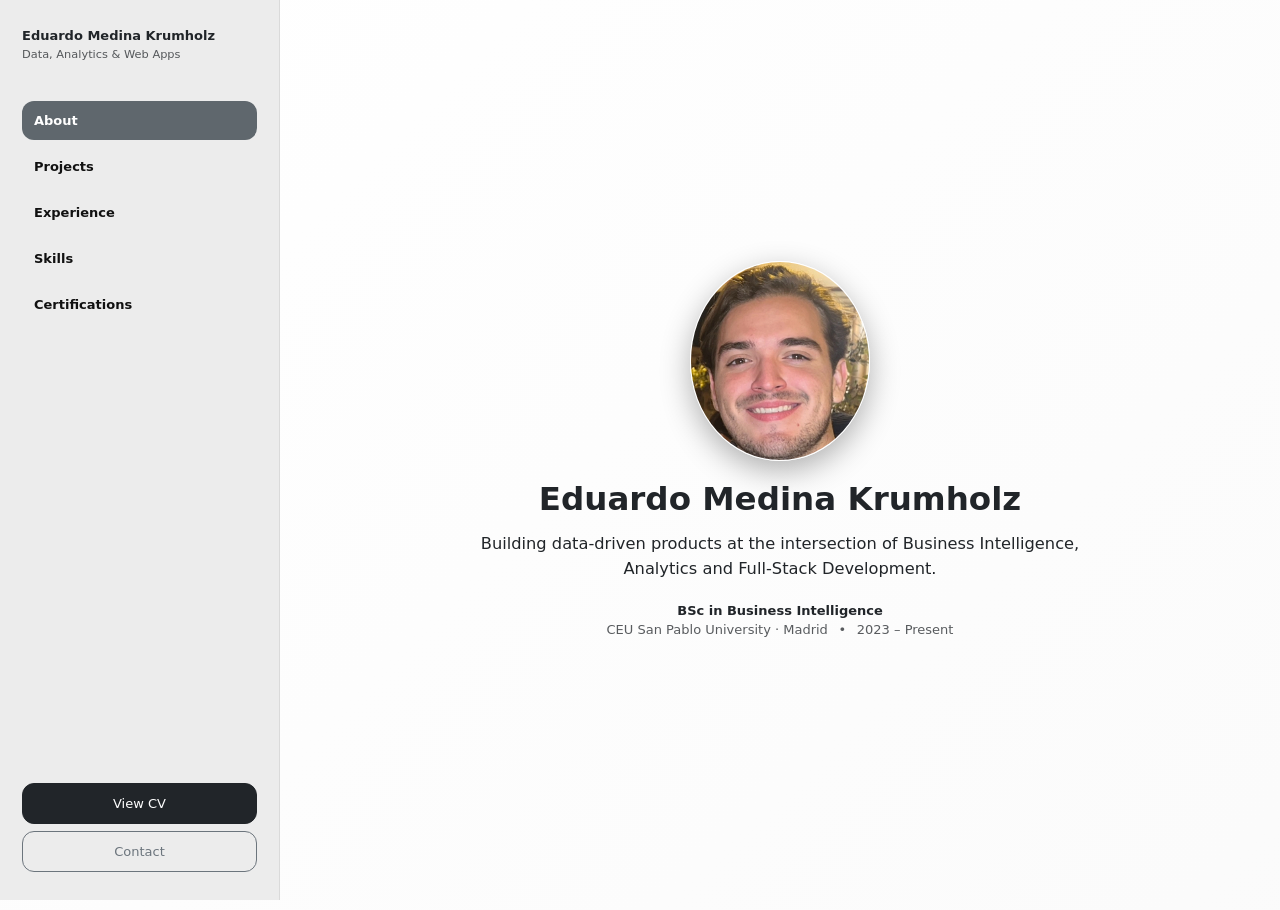
<file: index.html>
<!DOCTYPE html>
<html lang="en">

<head>
    <meta charset="UTF-8" />
    <meta name="viewport" content="width=device-width, initial-scale=1.0" />
    <title>Eduardo Medina Krumholz | Portfolio</title>

    <link href="https://cdn.jsdelivr.net/npm/bootstrap@5.3.8/dist/css/bootstrap.min.css" rel="stylesheet" />
    <link rel="stylesheet" href="https://cdn.jsdelivr.net/npm/bootstrap-icons@1.11.3/font/bootstrap-icons.css" />

    <link rel="stylesheet" href="./css/styles.css" />
    <!-- Favicon -->
    <link rel="apple-touch-icon" sizes="180x180" href="apple-touch-icon.png">
    <link rel="icon" type="image/png" sizes="32x32" href="favicon-32x32.png">
    <link rel="icon" type="image/png" sizes="16x16" href="favicon-16x16.png">
    <link rel="manifest" href="site.webmanifest">
    <link rel="shortcut icon" href="favicon.ico">
</head>

<body>
    <nav class="sidebar d-none d-lg-flex flex-column">
        <div class="sidebar-top">
            <h6 class="fw-bold mb-0">Eduardo Medina Krumholz</h6>
            <small class="text-muted">Data, Analytics & Web Apps</small>
        </div>

        <ul class="nav nav-pills flex-column gap-2 mt-4">
            <li class="nav-item">
                <a class="nav-link active" href="index.html">About</a>
            </li>
            <li class="nav-item">
                <a class="nav-link" href="projects.html">Projects</a>
            </li>
            <li class="nav-item">
                <a class="nav-link" href="experience.html">Experience</a>
            </li>
            <li class="nav-item">
                <a class="nav-link" href="skills.html">Skills</a>
            </li>
            <li class="nav-item">
                <a class="nav-link" href="certifications.html">Certifications</a>
            </li>
        </ul>

        <div class="mt-auto pt-4 sidebar-actions">
            <a href="eduardo_medina_resume_eng.pdf" class="btn btn-dark w-100 mb-2" target="_blank" rel="noreferrer">
                View CV
            </a>
            <a href="contact.html" class="btn btn-outline-secondary w-100">
                Contact
            </a>
        </div>
    </nav>

    <nav class="navbar navbar-expand-lg bg-white border-bottom sticky-top d-lg-none">
        <div class="container">
            <a class="navbar-brand fw-bold" href="index.html">Eduardo</a>
            <button class="navbar-toggler" type="button" data-bs-toggle="collapse" data-bs-target="#mobileNav">
                <span class="navbar-toggler-icon"></span>
            </button>

            <div class="collapse navbar-collapse" id="mobileNav">
                <ul class="navbar-nav ms-auto">
                    <li class="nav-item"><a class="nav-link" href="index.html">About</a></li>
                    <li class="nav-item">
                        <a class="nav-link active" href="projects.html">Projects</a>
                    </li>
                    <li class="nav-item">
                        <a class="nav-link" href="experience.html">Experience</a>
                    </li>
                    <li class="nav-item"><a class="nav-link" href="skills.html">Skills</a></li>
                    <li class="nav-item">
                        <a class="nav-link" href="education.html">Education</a>
                    </li>
                    <li class="nav-item">
                        <a class="nav-link" href="certifications.html">Certifications</a>
                    </li>
                    <li class="nav-item"><a class="nav-link" href="contact.html">Contact</a></li>
                    <a href="eduardo_medina_resume_eng.pdf" class="mobile-cv" target="_blank">
                        View CV
                      </a>
                </ul>
            </div>
        </div>
    </nav>

    <main class="main-content">
        <div class="content-wrap">
            <section id="hero" class="hero text-center py-5">
                <div class="container">
                    <img src="./images/me.jpg" alt="Eduardo Medina" class="hero-photo mb-4" />
                    <h1 class="fw-bold mb-3">Eduardo Medina Krumholz</h1>

                    <p class="lead col-lg-8 mx-auto mb-4">
                        Building data-driven products at the intersection of Business Intelligence, Analytics and Full-Stack Development.
                    </p>

                    <div class="hero-education mb-4">
                        <div class="fw-semibold">BSc in Business Intelligence</div>
                        <div class="text-muted">
                            CEU San Pablo University · Madrid
                            <span class="mx-2">•</span>
                            2023 – Present
                        </div>
                    </div>
                </div>
            </section>
        </div>
    </main>

    <script src="https://cdn.jsdelivr.net/npm/bootstrap@5.3.3/dist/js/bootstrap.bundle.min.js"></script>
</body>

</html>
</file>
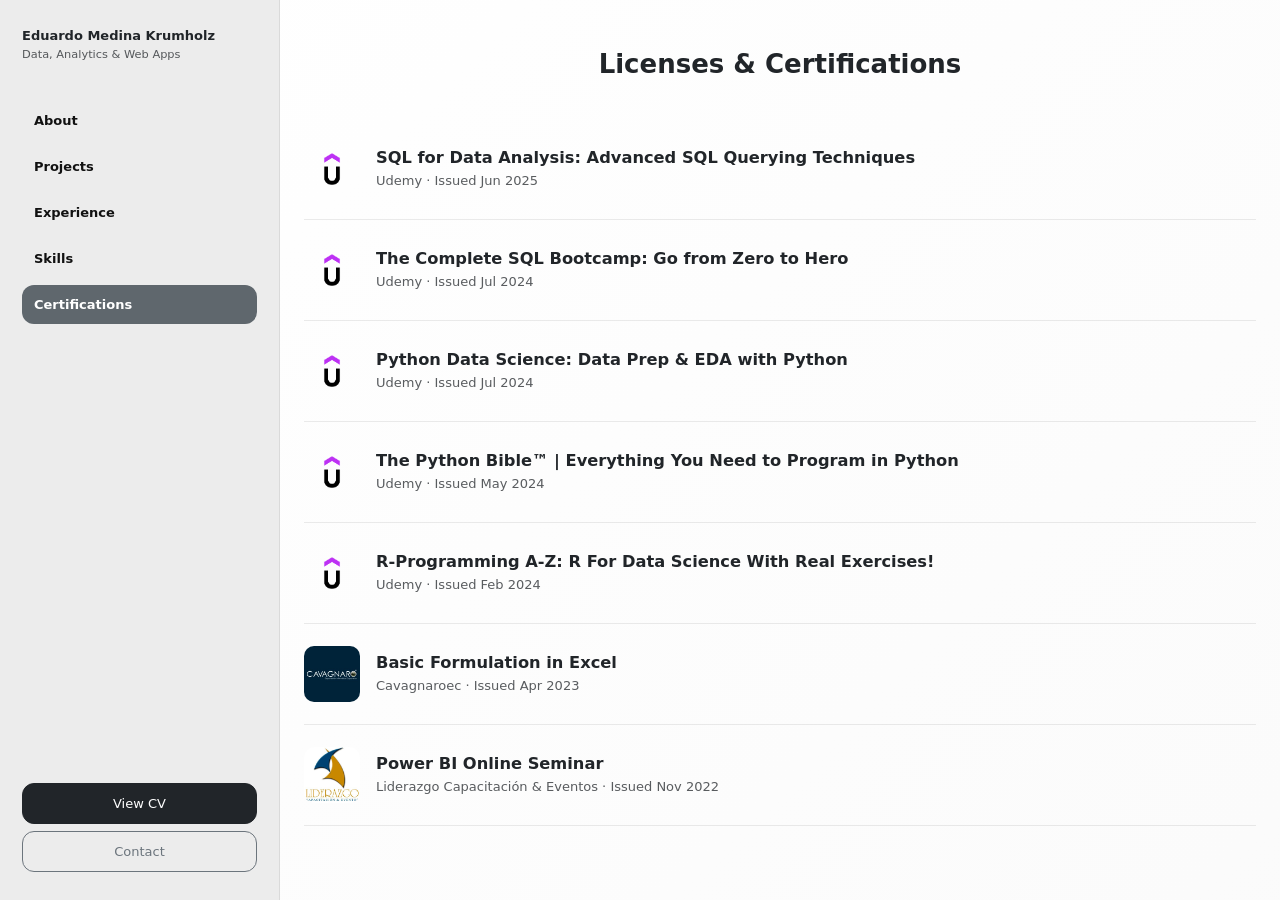
<file: certifications.html>
<!DOCTYPE html>
<html lang="en">

<head>
    <meta charset="UTF-8" />
    <meta name="viewport" content="width=device-width, initial-scale=1.0" />
    <title>Certifications | Eduardo Medina</title>

    <link href="https://cdn.jsdelivr.net/npm/bootstrap@5.3.8/dist/css/bootstrap.min.css" rel="stylesheet" />
    <link rel="stylesheet" href="https://cdn.jsdelivr.net/npm/bootstrap-icons@1.11.3/font/bootstrap-icons.css" />
    <link rel="stylesheet" href="./css/styles.css" />
    <!-- Favicon -->
    <link rel="apple-touch-icon" sizes="180x180" href="apple-touch-icon.png">
    <link rel="icon" type="image/png" sizes="32x32" href="favicon-32x32.png">
    <link rel="icon" type="image/png" sizes="16x16" href="favicon-16x16.png">
    <link rel="manifest" href="site.webmanifest">
    <link rel="shortcut icon" href="favicon.ico">
</head>

<body>
    <nav class="sidebar d-none d-lg-flex flex-column">
        <div class="sidebar-top">
            <h6 class="fw-bold mb-0">Eduardo Medina Krumholz</h6>
            <small class="text-muted">Data, Analytics & Web Apps</small>
        </div>

        <ul class="nav nav-pills flex-column gap-2 mt-4">
            <li class="nav-item"><a class="nav-link" href="index.html">About</a></li>
            <li class="nav-item"><a class="nav-link" href="projects.html">Projects</a></li>
            <li class="nav-item"><a class="nav-link" href="experience.html">Experience</a></li>
            <li class="nav-item"><a class="nav-link" href="skills.html">Skills</a></li>
            <li class="nav-item">
                <a class="nav-link active" href="certifications.html">Certifications</a>
            </li>
        </ul>

        <div class="mt-auto pt-4 sidebar-actions">
            <a href="eduardo_medina_resume_eng.pdf" class="btn btn-dark w-100 mb-2" target="_blank" rel="noreferrer">
                View CV
            </a>
            <a href="contact.html" class="btn btn-outline-secondary w-100">
                Contact
            </a>
        </div>
    </nav>

    <nav class="navbar navbar-expand-lg bg-white border-bottom sticky-top d-lg-none">
        <div class="container">
            <a class="navbar-brand fw-bold" href="index.html">Eduardo</a>
            <button class="navbar-toggler" type="button" data-bs-toggle="collapse" data-bs-target="#mobileNav">
                <span class="navbar-toggler-icon"></span>
            </button>

            <div class="collapse navbar-collapse" id="mobileNav">
                <ul class="navbar-nav ms-auto">
                    <li class="nav-item"><a class="nav-link" href="index.html">About</a></li>
                    <li class="nav-item"><a class="nav-link" href="projects.html">Projects</a></li>
                    <li class="nav-item"><a class="nav-link" href="experience.html">Experience</a></li>
                    <li class="nav-item"><a class="nav-link" href="skills.html">Skills</a></li>
                    <li class="nav-item">
                        <a class="nav-link active" href="certifications.html">Certifications</a>
                    </li>
                    <li class="nav-item"><a class="nav-link" href="contact.html">Contact</a></li>
                    <a href="eduardo_medina_resume_eng.pdf" class="mobile-cv" target="_blank">
                        View CV
                      </a>
                </ul>
            </div>
        </div>
    </nav>

    <main class="main-content">
        <div class="content-wrap">
            <section class="py-5">

                <div class="text-center mb-5">
                    <h2 class="fw-bold">Licenses & Certifications</h2>
                </div>

                <div class="cert-list mx-auto">

                    <article class="cert-item" onclick="window.open('./certificates/advanced-sql.pdf','_blank')">
                        <img class="cert-logo" src="./images/udemy.png" alt="Udemy logo" />
                        <div class="cert-content">
                            <h5 class="cert-title mb-1">
                                <a class="cert-link" href="./certificates/advanced-sql.pdf" target="_blank"
                                    rel="noreferrer">
                                    SQL for Data Analysis: Advanced SQL Querying Techniques
                                </a>
                            </h5>
                            <div class="text-muted">Udemy · Issued Jun 2025</div>
                        </div>
                    </article>

                    <article class="cert-item" onclick="window.open('./certificates/sql-zero.pdf','_blank')">
                        <img class="cert-logo" src="./images/udemy.png" alt="Udemy logo" />
                        <div class="cert-content">
                            <h5 class="cert-title mb-1">
                                <a class="cert-link" href="./certificates/sql-zero.pdf" target="_blank"
                                    rel="noreferrer">
                                    The Complete SQL Bootcamp: Go from Zero to Hero
                                </a>
                            </h5>
                            <div class="text-muted">Udemy · Issued Jul 2024</div>
                        </div>
                    </article>

                    <article class="cert-item" onclick="window.open('./certificates/data-prep.pdf','_blank')">
                        <img class="cert-logo" src="./images/udemy.png" alt="Udemy logo" />
                        <div class="cert-content">
                            <h5 class="cert-title mb-1">
                                <a class="cert-link" href="./certificates/data-prep.pdf" target="_blank"
                                    rel="noreferrer">
                                    Python Data Science: Data Prep & EDA with Python
                                </a>
                            </h5>
                            <div class="text-muted">Udemy · Issued Jul 2024</div>
                        </div>
                    </article>

                    <article class="cert-item" onclick="window.open('./certificates/python-bible.pdf','_blank')">
                        <img class="cert-logo" src="./images/udemy.png" alt="Udemy logo" />
                        <div class="cert-content">
                            <h5 class="cert-title mb-1">
                                <a class="cert-link" href="./certificates/python-bible.pdf" target="_blank"
                                    rel="noreferrer">
                                    The Python Bible™ | Everything You Need to Program in Python
                                </a>
                            </h5>
                            <div class="text-muted">Udemy · Issued May 2024</div>
                        </div>
                    </article>

                    <article class="cert-item" onclick="window.open('./certificates/r.pdf','_blank')">
                        <img class="cert-logo" src="./images/udemy.png" alt="Udemy logo" />
                        <div class="cert-content">
                            <h5 class="cert-title mb-1">
                                <a class="cert-link" href="./certificates/r.pdf" target="_blank" rel="noreferrer">
                                    R-Programming A-Z: R For Data Science With Real Exercises!
                                </a>
                            </h5>
                            <div class="text-muted">Udemy · Issued Feb 2024</div>
                        </div>
                    </article>

                    <article class="cert-item" onclick="window.open('./certificates/excel.pdf','_blank')">
                        <img class="cert-logo" src="./images/cavagnaro.png" alt="Cavagnaro logo" />
                        <div class="cert-content">
                            <h5 class="cert-title mb-1">
                                <a class="cert-link" href="./certificates/excel.pdf" target="_blank" rel="noreferrer">
                                    Basic Formulation in Excel
                                </a>
                            </h5>
                            <div class="text-muted">Cavagnaroec · Issued Apr 2023</div>
                        </div>
                    </article>

                    <article class="cert-item" onclick="window.open('./certificates/power-bi.pdf','_blank')">
                        <img class="cert-logo" src="./images/liderazgo.jpg" alt="Power BI logo" />
                        <div class="cert-content">
                            <h5 class="cert-title mb-1">
                                <a class="cert-link" href="./certificates/power-bi.pdf" target="_blank"
                                    rel="noreferrer">
                                    Power BI Online Seminar
                                </a>
                            </h5>
                            <div class="text-muted">
                                Liderazgo Capacitación & Eventos · Issued Nov 2022
                            </div>
                        </div>
                    </article>

                </div>

            </section>
        </div>
    </main>

    <script src="https://cdn.jsdelivr.net/npm/bootstrap@5.3.3/dist/js/bootstrap.bundle.min.js"></script>
</body>

</html>
</file>
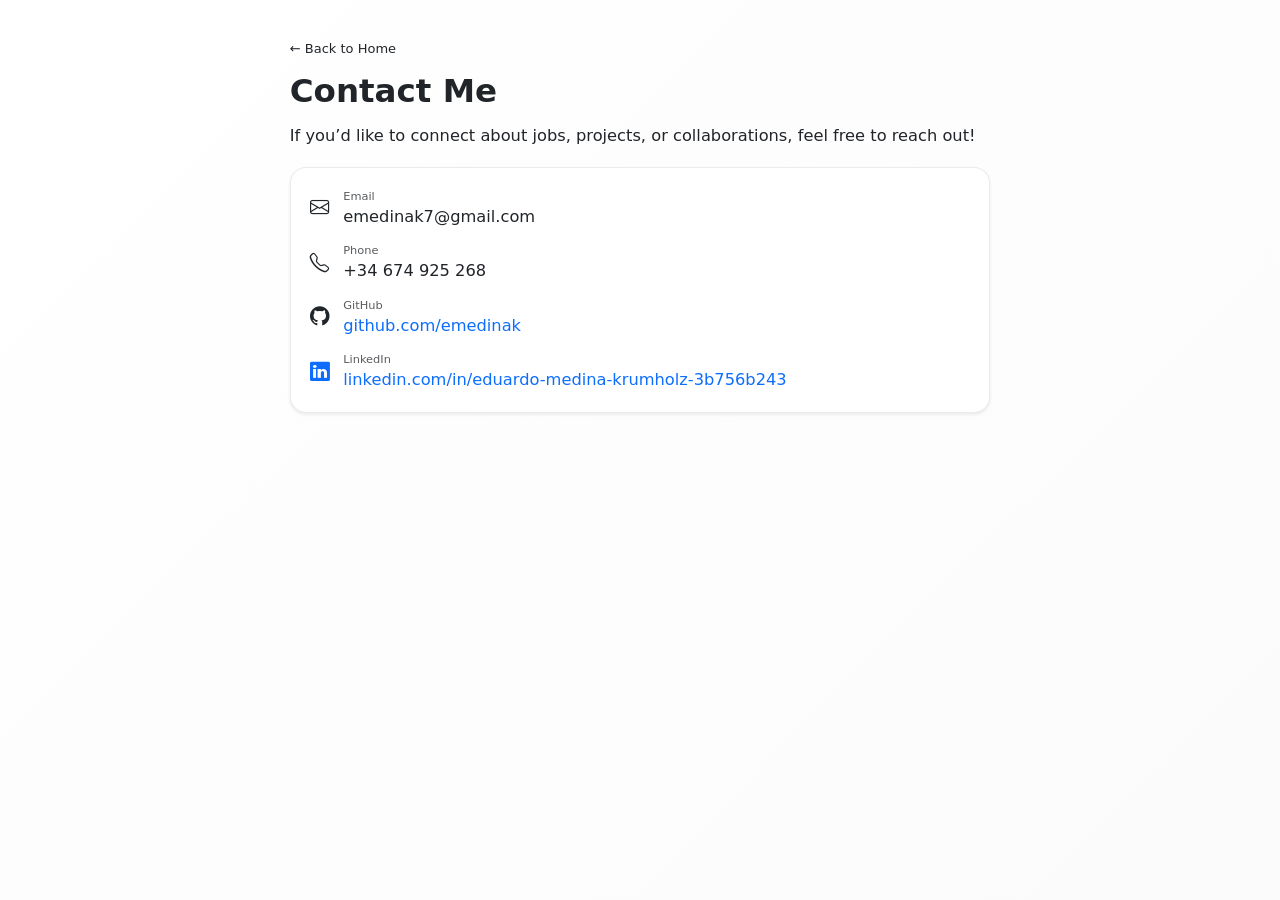
<file: contact.html>
<!DOCTYPE html>
<html lang="en">

<head>
    <meta charset="UTF-8" />
    <meta name="viewport" content="width=device-width, initial-scale=1.0" />
    <title>Contact | Eduardo Medina Krumholz</title>

    <link href="https://cdn.jsdelivr.net/npm/bootstrap@5.3.8/dist/css/bootstrap.min.css" rel="stylesheet" />
    <link rel="stylesheet" href="./css/styles.css" />
    <link rel="stylesheet" href="https://cdn.jsdelivr.net/npm/bootstrap-icons@1.11.3/font/bootstrap-icons.css" />
    <!-- Favicon -->
    <link rel="apple-touch-icon" sizes="180x180" href="apple-touch-icon.png">
    <link rel="icon" type="image/png" sizes="32x32" href="favicon-32x32.png">
    <link rel="icon" type="image/png" sizes="16x16" href="favicon-16x16.png">
    <link rel="manifest" href="site.webmanifest">
    <link rel="shortcut icon" href="favicon.ico">
</head>

<body>
    <main class="py-5">
        <div class="container" style="max-width: 720px;">
            <a href="index.html" class="text-decoration-none text-dark">
                &larr; Back to Home
            </a>

            <h1 class="fw-bold mt-3 mb-3">Contact Me</h1>

            <p class="lead mb-4">
                If you’d like to connect about jobs, projects, or collaborations, feel free to reach out!
            </p>

            <div class="card shadow-sm">
                <div class="card-body p-4">
                    <div class="d-flex align-items-center mb-3">
                        <i class="bi bi-envelope me-3 fs-4 text-dark"></i>
                        <div>
                            <div class="text-muted small">Email</div>
                            <a href="mailto:emedinak7@gmail.com" class="fs-5 text-decoration-none text-dark">
                                emedinak7@gmail.com
                            </a>
                        </div>
                    </div>

                    <div class="d-flex align-items-center mb-3">
                        <i class="bi bi-telephone me-3 fs-4 text-dark"></i>
                        <div>
                            <div class="text-muted small">Phone</div>
                            <div class="fs-5">+34 674 925 268</div>
                        </div>
                    </div>

                    <div class="d-flex align-items-center mb-3">
                        <i class="bi bi-github me-3 fs-4 text-dark"></i>
                        <div>
                            <div class="text-muted small">GitHub</div>
                            <a href="https://github.com/emedinak" target="_blank" class="fs-5 text-decoration-none">
                                github.com/emedinak
                            </a>
                        </div>
                    </div>

                    <div class="d-flex align-items-center"> <i class="bi bi-linkedin me-3 fs-4 text-primary"></i>
                        <div>
                            <div class="text-muted small">LinkedIn</div> <a
                                href="https://www.linkedin.com/in/eduardo-medina-krumholz-3b756b243" target="_blank"
                                class="fs-5 text-decoration-none"> linkedin.com/in/eduardo-medina-krumholz-3b756b243
                            </a>
                        </div>
                    </div>
                </div>
            </div>
        </div>
    </main>

    <script src="https://cdn.jsdelivr.net/npm/bootstrap@5.3.3/dist/js/bootstrap.bundle.min.js"></script>
</body>

</html>
</file>
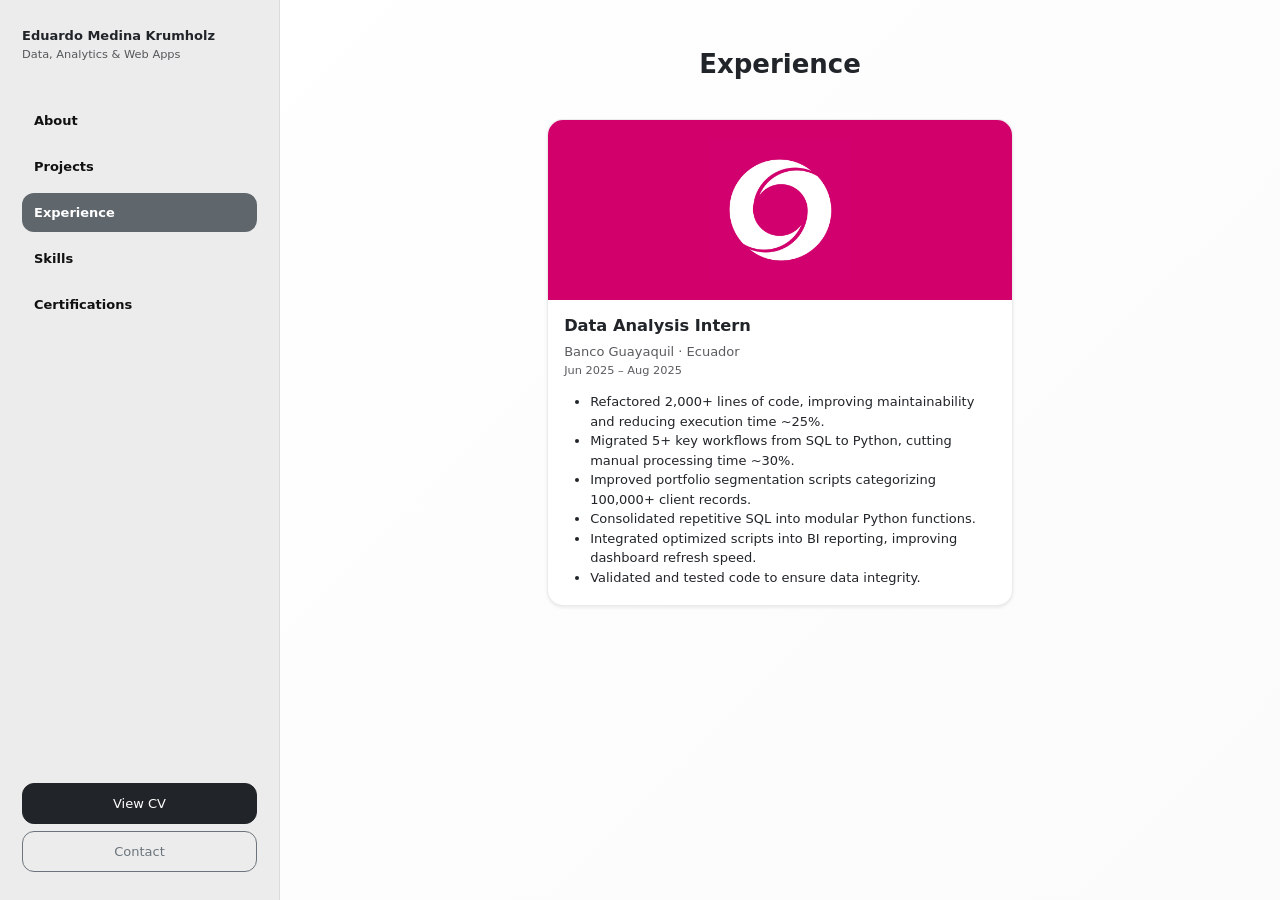
<file: experience.html>
<!DOCTYPE html>
<html lang="en">

<head>
    <meta charset="UTF-8" />
    <meta name="viewport" content="width=device-width, initial-scale=1.0" />
    <title>Experience | Eduardo Medina</title>

    <link href="https://cdn.jsdelivr.net/npm/bootstrap@5.3.8/dist/css/bootstrap.min.css" rel="stylesheet" />
    <link rel="stylesheet" href="https://cdn.jsdelivr.net/npm/bootstrap-icons@1.11.3/font/bootstrap-icons.css" />
    <link rel="stylesheet" href="./css/styles.css" />
    <!-- Favicon -->
    <link rel="apple-touch-icon" sizes="180x180" href="apple-touch-icon.png">
    <link rel="icon" type="image/png" sizes="32x32" href="favicon-32x32.png">
    <link rel="icon" type="image/png" sizes="16x16" href="favicon-16x16.png">
    <link rel="manifest" href="site.webmanifest">
    <link rel="shortcut icon" href="favicon.ico">
</head>

<body>
    <nav class="sidebar d-none d-lg-flex flex-column">
        <div class="sidebar-top">
            <h6 class="fw-bold mb-0">Eduardo Medina Krumholz</h6>
            <small class="text-muted">Data, Analytics & Web Apps</small>
        </div>

        <ul class="nav nav-pills flex-column gap-2 mt-4">
            <li class="nav-item"><a class="nav-link" href="index.html">About</a></li>
            <li class="nav-item"><a class="nav-link" href="projects.html">Projects</a></li>
            <li class="nav-item">
                <a class="nav-link active" href="experience.html">Experience</a>
            </li>
            <li class="nav-item"><a class="nav-link" href="skills.html">Skills</a></li>
            <li class="nav-item">
                <a class="nav-link" href="certifications.html">Certifications</a>
            </li>
        </ul>

        <div class="mt-auto pt-4 sidebar-actions">
            <a href="eduardo_medina_resume_eng.pdf" class="btn btn-dark w-100 mb-2" target="_blank" rel="noreferrer">
                View CV
            </a>
            <a href="contact.html" class="btn btn-outline-secondary w-100">
                Contact
            </a>
        </div>
    </nav>

    <nav class="navbar navbar-expand-lg bg-white border-bottom sticky-top d-lg-none">
        <div class="container">
            <a class="navbar-brand fw-bold" href="index.html">Eduardo</a>
            <button class="navbar-toggler" type="button" data-bs-toggle="collapse" data-bs-target="#mobileNav">
                <span class="navbar-toggler-icon"></span>
            </button>

            <div class="collapse navbar-collapse" id="mobileNav">
                <ul class="navbar-nav ms-auto">
                    <li class="nav-item"><a class="nav-link" href="index.html">About</a></li>
                    <li class="nav-item"><a class="nav-link" href="projects.html">Projects</a></li>
                    <li class="nav-item">
                        <a class="nav-link active" href="experience.html">Experience</a>
                    </li>
                    <li class="nav-item"><a class="nav-link" href="skills.html">Skills</a></li>
                    <li class="nav-item">
                        <a class="nav-link" href="certifications.html">Certifications</a>
                    </li>
                    <li class="nav-item"><a class="nav-link" href="contact.html">Contact</a></li>
                    <a href="eduardo_medina_resume_eng.pdf" class="mobile-cv" target="_blank">
                        View CV
                      </a>
                </ul>
            </div>
        </div>
    </nav>

    <main class="main-content">
        <div class="content-wrap">
            <section class="py-5">

                <h2 class="fw-bold text-center mb-5">Experience</h2>

                <div class="row justify-content-center">
                    <div class="col-md-8 col-lg-6">
                        <div class="card shadow-sm">
                            <div class="exp-logo-cap">
                                <img src="./images/banco-guayaquil.png" class="exp-logo" alt="Banco Guayaquil" />
                            </div>

                            <div class="card-body">
                                <h5 class="fw-semibold">Data Analysis Intern</h5>
                                <div class="text-muted">Banco Guayaquil · Ecuador</div>
                                <div class="text-muted small mb-3">Jun 2025 – Aug 2025</div>

                                <ul class="mb-0">
                                    <li>Refactored 2,000+ lines of code, improving maintainability and reducing
                                        execution time ~25%.</li>
                                    <li>Migrated 5+ key workflows from SQL to Python, cutting manual processing time
                                        ~30%.</li>
                                    <li>Improved portfolio segmentation scripts categorizing 100,000+ client records.
                                    </li>
                                    <li>Consolidated repetitive SQL into modular Python functions.</li>
                                    <li>Integrated optimized scripts into BI reporting, improving dashboard refresh
                                        speed.</li>
                                    <li>Validated and tested code to ensure data integrity.</li>
                                </ul>
                            </div>
                        </div>
                    </div>
                </div>

            </section>
        </div>
    </main>

    <script src="https://cdn.jsdelivr.net/npm/bootstrap@5.3.3/dist/js/bootstrap.bundle.min.js"></script>
</body>

</html>
</file>
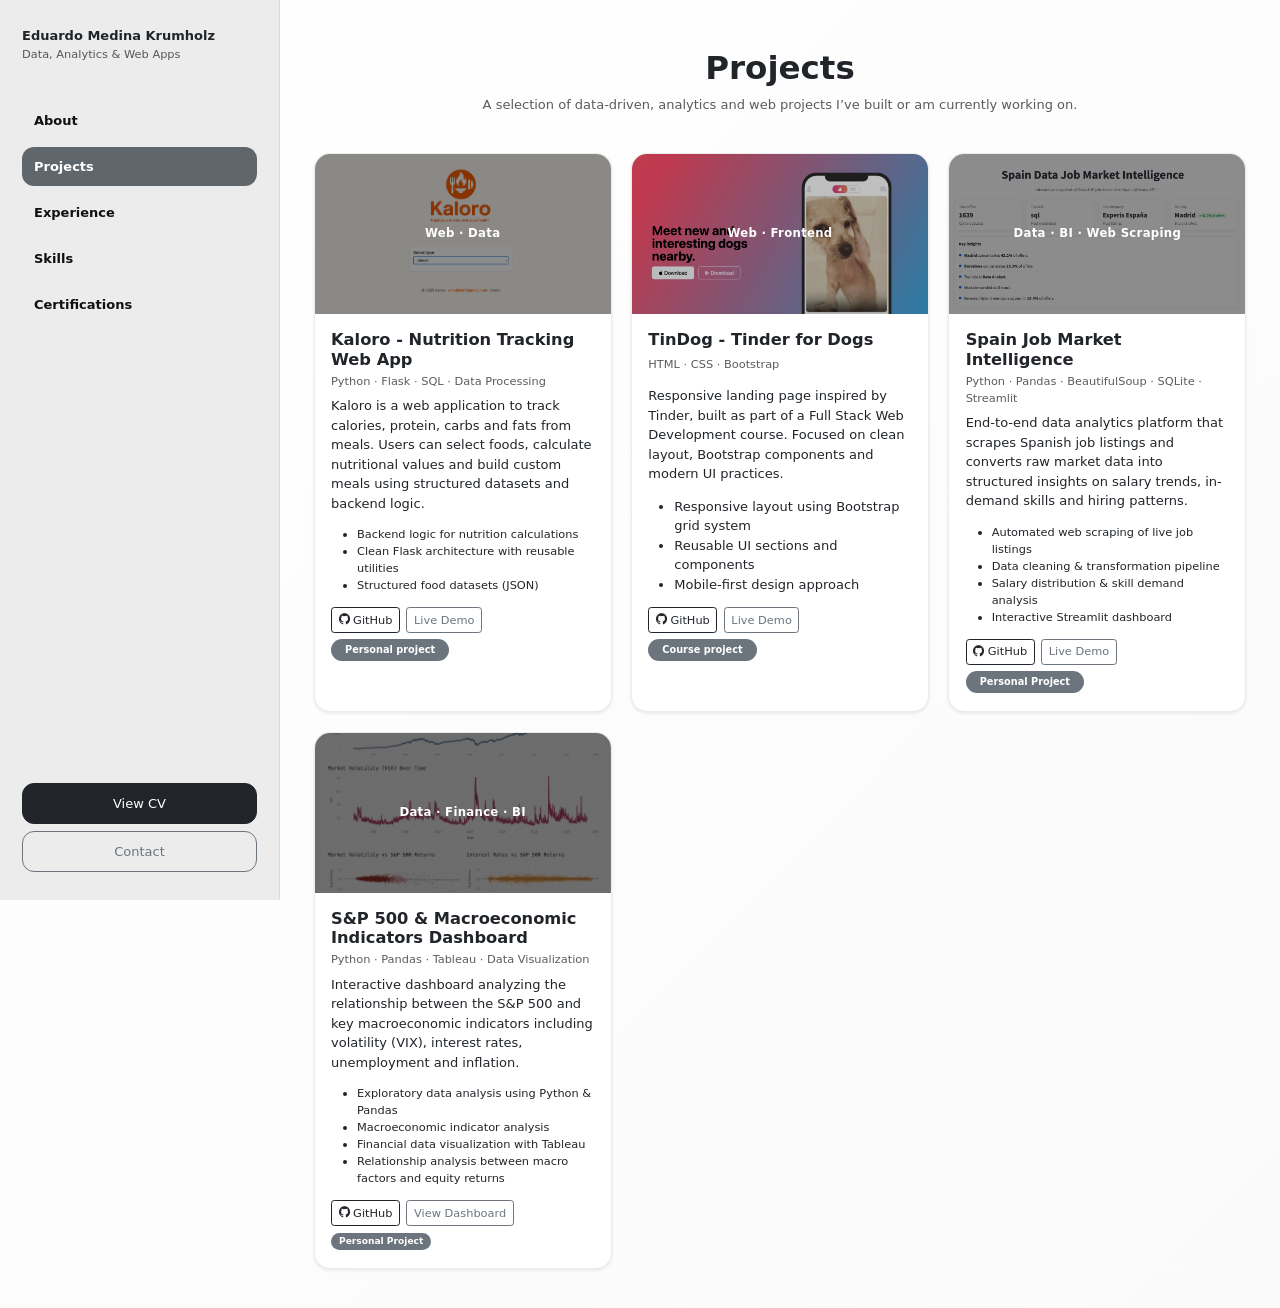
<file: projects.html>
<!DOCTYPE html>
<html lang="en">

<head>
  <meta charset="UTF-8" />
  <meta name="viewport" content="width=device-width, initial-scale=1.0" />
  <title>Projects | Eduardo Medina</title>

  <link href="https://cdn.jsdelivr.net/npm/bootstrap@5.3.8/dist/css/bootstrap.min.css" rel="stylesheet" />
  <link rel="stylesheet" href="https://cdn.jsdelivr.net/npm/bootstrap-icons@1.11.3/font/bootstrap-icons.css" />

  <link rel="stylesheet" href="./css/styles.css" />
  <!-- Favicon -->
  <link rel="apple-touch-icon" sizes="180x180" href="apple-touch-icon.png">
  <link rel="icon" type="image/png" sizes="32x32" href="favicon-32x32.png">
  <link rel="icon" type="image/png" sizes="16x16" href="favicon-16x16.png">
  <link rel="manifest" href="site.webmanifest">
  <link rel="shortcut icon" href="favicon.ico">
</head>

<body>
  <nav class="sidebar d-none d-lg-flex flex-column">
    <div class="sidebar-top">
      <h6 class="fw-bold mb-0">Eduardo Medina Krumholz</h6>
      <small class="text-muted">Data, Analytics & Web Apps</small>
    </div>

    <ul class="nav nav-pills flex-column gap-2 mt-4">
      <li class="nav-item"><a class="nav-link" href="index.html">About</a></li>
      <li class="nav-item">
        <a class="nav-link active" href="projects.html">Projects</a>
      </li>
      <li class="nav-item"><a class="nav-link" href="experience.html">Experience</a></li>
      <li class="nav-item"><a class="nav-link" href="skills.html">Skills</a></li>
      <li class="nav-item">
        <a class="nav-link" href="certifications.html">Certifications</a>
      </li>
    </ul>

    <div class="mt-auto pt-4 sidebar-actions">
      <a href="eduardo_medina_resume_eng.pdf" class="btn btn-dark w-100 mb-2" target="_blank" rel="noreferrer">
        View CV
      </a>
      <a href="contact.html" class="btn btn-outline-secondary w-100">
        Contact
      </a>
    </div>
  </nav>

  <nav class="navbar navbar-expand-lg bg-white border-bottom sticky-top d-lg-none">
    <div class="container">
      <a class="navbar-brand fw-bold" href="index.html">Eduardo</a>
      <button class="navbar-toggler" type="button" data-bs-toggle="collapse" data-bs-target="#mobileNav">
        <span class="navbar-toggler-icon"></span>
      </button>

      <div class="collapse navbar-collapse" id="mobileNav">
        <ul class="navbar-nav ms-auto">
          <li class="nav-item"><a class="nav-link" href="index.html">About</a></li>
          <li class="nav-item">
            <a class="nav-link active" href="projects.html">Projects</a>
          </li>
          <li class="nav-item"><a class="nav-link" href="experience.html">Experience</a></li>
          <li class="nav-item"><a class="nav-link" href="skills.html">Skills</a></li>
          <li class="nav-item">
            <a class="nav-link" href="certifications.html">Certifications</a>
          </li>
          <li class="nav-item"><a class="nav-link" href="contact.html">Contact</a></li>
          <a href="eduardo_medina_resume_eng.pdf" class="mobile-cv" target="_blank">
            View CV
          </a>
        </ul>
      </div>
    </div>
  </nav>

  <main class="main-content">
    <div class="content-wrap">
      <section class="py-5">
        <div class="container">
          <div class="text-center mb-5">
            <h1 class="fw-bold">Projects</h1>
            <p class="text-muted col-lg-8 mx-auto">
              A selection of data-driven, analytics and web projects I’ve built or am
              currently working on.
            </p>
          </div>

          <div class="row g-4">
            <div class="col-md-6 col-lg-4">
              <div class="card h-100 shadow-sm">
                <div class="project-cover project-cover-kaloro d-flex align-items-center justify-content-center">
                  <span class="project-cover-label">Web · Data</span>
                </div>

                <div class="card-body">
                  <h5 class="fw-semibold mb-1">Kaloro - Nutrition Tracking Web App</h5>

                  <p class="text-muted small mb-2">
                    Python · Flask · SQL · Data Processing
                  </p>

                  <p>
                    Kaloro is a web application to track calories, protein, carbs and
                    fats from meals. Users can select foods, calculate nutritional
                    values and build custom meals using structured datasets and backend
                    logic.
                  </p>

                  <ul class="small mb-3">
                    <li>Backend logic for nutrition calculations</li>
                    <li>Clean Flask architecture with reusable utilities</li>
                    <li>Structured food datasets (JSON)</li>
                  </ul>

                  <div class="d-flex gap-2 flex-wrap">
                    <a href="https://github.com/emedinak/kaloro" target="_blank" class="btn btn-outline-dark btn-sm">
                      <i class="bi bi-github"></i> GitHub
                    </a>

                    <a href="https://kaloro.onrender.com/" target="_blank" class="btn btn-outline-secondary btn-sm">
                      Live Demo
                    </a>

                    <span class="badge bg-secondary align-self-center">
                      Personal project
                    </span>
                  </div>
                </div>
              </div>
            </div>

            <div class="col-md-6 col-lg-4">
              <div class="card h-100 shadow-sm">
                <div class="project-cover project-cover-tindog d-flex align-items-center justify-content-center">
                  <span class="text-white fw-semibold">Web · Frontend</span>
                </div>

                <div class="card-body">
                  <h5 class="fw-semibold">TinDog - Tinder for Dogs</h5>
                  <p class="text-muted small">HTML · CSS · Bootstrap</p>

                  <p>
                    Responsive landing page inspired by Tinder, built as part of a Full
                    Stack Web Development course. Focused on clean layout, Bootstrap
                    components and modern UI practices.
                  </p>

                  <ul>
                    <li>Responsive layout using Bootstrap grid system</li>
                    <li>Reusable UI sections and components</li>
                    <li>Mobile-first design approach</li>
                  </ul>

                  <div class="d-flex gap-2 flex-wrap">
                    <a href="https://github.com/emedinak/tindog" target="_blank" class="btn btn-outline-dark btn-sm">
                      <i class="bi bi-github"></i> GitHub
                    </a>

                    <a href="https://emedinak.github.io/tindog/" target="_blank"
                      class="btn btn-outline-secondary btn-sm">
                      Live Demo
                    </a>

                    <span class="badge bg-secondary align-self-center">
                      Course project
                    </span>
                  </div>
                </div>
              </div>
            </div>

            <div class="col-md-6 col-lg-4">
              <div class="card h-100 shadow-sm">
                <div class="project-cover project-cover-job d-flex align-items-center justify-content-center">
                  <span class="project-cover-label">Data · BI · Web Scraping</span>
                </div>

                <div class="card-body">
                  <h5 class="fw-semibold mb-1">
                    Spain Job Market Intelligence
                  </h5>

                  <p class="text-muted small mb-2">
                    Python · Pandas · BeautifulSoup · SQLite · Streamlit
                  </p>

                  <p>
                    End-to-end data analytics platform that scrapes Spanish job listings
                    and converts raw market data into structured insights on salary trends,
                    in-demand skills and hiring patterns.
                  </p>

                  <ul class="small mb-3">
                    <li>Automated web scraping of live job listings</li>
                    <li>Data cleaning & transformation pipeline</li>
                    <li>Salary distribution & skill demand analysis</li>
                    <li>Interactive Streamlit dashboard</li>
                  </ul>

                  <div class="d-flex gap-2 flex-wrap">
                    <a href="https://github.com/emedinak/data-job-market-intel" target="_blank"
                      class="btn btn-outline-dark btn-sm">
                      <i class="bi bi-github"></i> GitHub
                    </a>

                    <a href="https://data-job-market-intel-hedhtrdqtx2c3szvzbdvxf.streamlit.app/" target="_blank"
                      class="btn btn-outline-secondary btn-sm">
                      Live Demo
                    </a>

                    <span class="badge bg-secondary align-self-center">
                      Personal Project
                    </span>
                  </div>
                </div>
              </div>
            </div>

            <div class="col-md-6 col-lg-4">
              <div class="card h-100 shadow-sm">
                <div class="project-cover d-flex align-items-center justify-content-center"
                  style="background: linear-gradient(rgba(30,30,30,0.65), rgba(30,30,30,0.65)), url('./images/dashboard.png'); background-size: cover; background-position: center;">
                  <span class="project-cover-label">Data · Finance · BI</span>
                </div>

                <div class="card-body">
                  <h5 class="fw-semibold mb-1">
                    S&P 500 & Macroeconomic Indicators Dashboard
                  </h5>

                  <p class="text-muted small mb-2">
                    Python · Pandas · Tableau · Data Visualization
                  </p>

                  <p>
                    Interactive dashboard analyzing the relationship between the S&P 500 and
                    key macroeconomic indicators including volatility (VIX), interest rates,
                    unemployment and inflation.
                  </p>

                  <ul class="small mb-3">
                    <li>Exploratory data analysis using Python & Pandas</li>
                    <li>Macroeconomic indicator analysis</li>
                    <li>Financial data visualization with Tableau</li>
                    <li>Relationship analysis between macro factors and equity returns</li>
                  </ul>

                  <div class="d-flex gap-2 flex-wrap">
                    <a href="https://github.com/emedinak/sp500-macro-dashboard" target="_blank"
                      class="btn btn-outline-dark btn-sm">
                      <i class="bi bi-github"></i> GitHub
                    </a>

                    <a href="./images/dashboard.png" target="_blank" class="btn btn-outline-secondary btn-sm">
                      View Dashboard
                    </a>

                    <span class="badge bg-secondary project-badge">
                      Personal Project
                    </span>
                  </div>
                </div>
              </div>
            </div>

          </div>
        </div>
      </section>
    </div>
  </main>

  <script src="https://cdn.jsdelivr.net/npm/bootstrap@5.3.3/dist/js/bootstrap.bundle.min.js"></script>
</body>

</html>
</file>
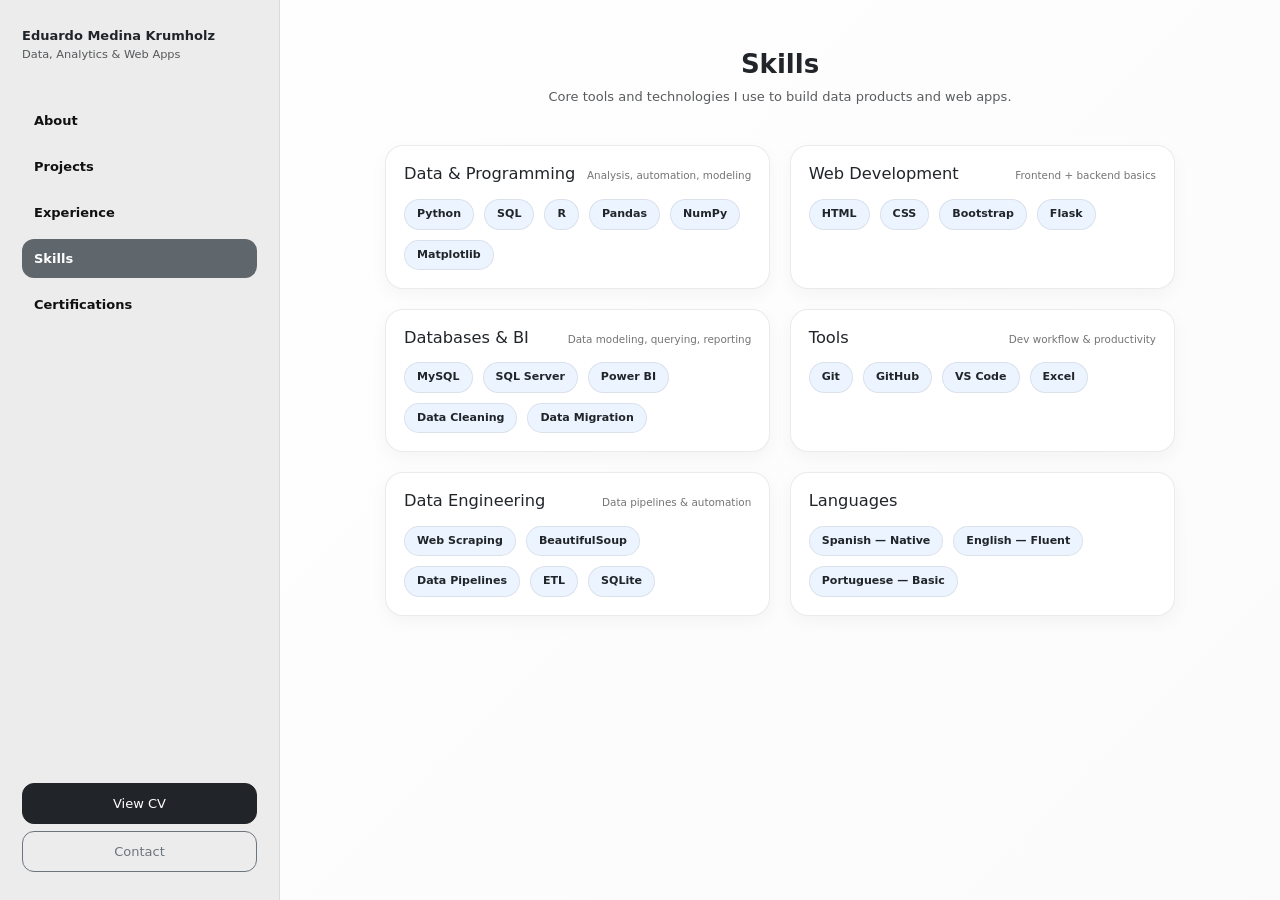
<file: skills.html>
<!DOCTYPE html>
<html lang="en">

<head>
    <meta charset="UTF-8" />
    <meta name="viewport" content="width=device-width, initial-scale=1.0" />
    <title>Skills | Eduardo Medina</title>

    <link href="https://cdn.jsdelivr.net/npm/bootstrap@5.3.8/dist/css/bootstrap.min.css" rel="stylesheet" />
    <link rel="stylesheet" href="https://cdn.jsdelivr.net/npm/bootstrap-icons@1.11.3/font/bootstrap-icons.css" />
    <link rel="stylesheet" href="./css/styles.css" />
    <!-- Favicon -->
    <link rel="apple-touch-icon" sizes="180x180" href="apple-touch-icon.png">
    <link rel="icon" type="image/png" sizes="32x32" href="favicon-32x32.png">
    <link rel="icon" type="image/png" sizes="16x16" href="favicon-16x16.png">
    <link rel="manifest" href="site.webmanifest">
    <link rel="shortcut icon" href="favicon.ico">
</head>

<body>
    <nav class="sidebar d-none d-lg-flex flex-column">
        <div class="sidebar-top">
            <h6 class="fw-bold mb-0">Eduardo Medina Krumholz</h6>
            <small class="text-muted">Data, Analytics & Web Apps</small>
        </div>

        <ul class="nav nav-pills flex-column gap-2 mt-4">
            <li class="nav-item"><a class="nav-link" href="index.html">About</a></li>
            <li class="nav-item"><a class="nav-link" href="projects.html">Projects</a></li>
            <li class="nav-item"><a class="nav-link" href="experience.html">Experience</a></li>
            <li class="nav-item">
                <a class="nav-link active" href="skills.html">Skills</a>
            </li>
            <li class="nav-item">
                <a class="nav-link" href="certifications.html">Certifications</a>
            </li>
        </ul>

        <div class="mt-auto pt-4 sidebar-actions">
            <a href="eduardo_medina_resume_eng.pdf" class="btn btn-dark w-100 mb-2" target="_blank" rel="noreferrer">
                View CV
            </a>
            <a href="contact.html" class="btn btn-outline-secondary w-100">
                Contact
            </a>
        </div>
    </nav>

    <nav class="navbar navbar-expand-lg bg-white border-bottom sticky-top d-lg-none">
        <div class="container">
            <a class="navbar-brand fw-bold" href="index.html">Eduardo</a>
            <button class="navbar-toggler" type="button" data-bs-toggle="collapse" data-bs-target="#mobileNav">
                <span class="navbar-toggler-icon"></span>
            </button>

            <div class="collapse navbar-collapse" id="mobileNav">
                <ul class="navbar-nav ms-auto">
                    <li class="nav-item"><a class="nav-link" href="index.html">About</a></li>
                    <li class="nav-item"><a class="nav-link" href="projects.html">Projects</a></li>
                    <li class="nav-item"><a class="nav-link" href="experience.html">Experience</a></li>
                    <li class="nav-item">
                        <a class="nav-link active" href="skills.html">Skills</a>
                    </li>
                    <li class="nav-item">
                        <a class="nav-link" href="certifications.html">Certifications</a>
                    </li>
                    <li class="nav-item"><a class="nav-link" href="contact.html">Contact</a></li>
                    <a href="eduardo_medina_resume_eng.pdf" class="mobile-cv" target="_blank">
                        View CV
                      </a>
                </ul>
            </div>
        </div>
    </nav>

    <main class="main-content">
        <div class="content-wrap">
            <section class="py-5">

                <div class="text-center mb-5">
                    <h2 class="fw-bold">Skills</h2>
                    <p class="text-muted mb-0">
                        Core tools and technologies I use to build data products and web apps.
                    </p>
                </div>

                <div class="row g-4 justify-content-center">

                    <div class="col-md-6 col-lg-5">
                        <div class="skill-card">
                            <div class="skill-card-top">
                                <h5 class="mb-1">Data & Programming</h5>
                                <span class="skill-sub">Analysis, automation, modeling</span>
                            </div>
                            <div class="skill-tags">
                                <span class="skill-tag">Python</span>
                                <span class="skill-tag">SQL</span>
                                <span class="skill-tag">R</span>
                                <span class="skill-tag">Pandas</span>
                                <span class="skill-tag">NumPy</span>
                                <span class="skill-tag">Matplotlib</span>
                            </div>
                        </div>
                    </div>

                    <div class="col-md-6 col-lg-5">
                        <div class="skill-card">
                            <div class="skill-card-top">
                                <h5 class="mb-1">Web Development</h5>
                                <span class="skill-sub">Frontend + backend basics</span>
                            </div>
                            <div class="skill-tags">
                                <span class="skill-tag">HTML</span>
                                <span class="skill-tag">CSS</span>
                                <span class="skill-tag">Bootstrap</span>
                                <span class="skill-tag">Flask</span>
                            </div>
                        </div>
                    </div>

                    <div class="col-md-6 col-lg-5">
                        <div class="skill-card">
                            <div class="skill-card-top">
                                <h5 class="mb-1">Databases & BI</h5>
                                <span class="skill-sub">Data modeling, querying, reporting</span>
                            </div>
                            <div class="skill-tags">
                                <span class="skill-tag">MySQL</span>
                                <span class="skill-tag">SQL Server</span>
                                <span class="skill-tag">Power BI</span>
                                <span class="skill-tag">Data Cleaning</span>
                                <span class="skill-tag">Data Migration</span>
                            </div>
                        </div>
                    </div>

                    <div class="col-md-6 col-lg-5">
                        <div class="skill-card">
                            <div class="skill-card-top">
                                <h5 class="mb-1">Tools</h5>
                                <span class="skill-sub">Dev workflow & productivity</span>
                            </div>
                            <div class="skill-tags">
                                <span class="skill-tag">Git</span>
                                <span class="skill-tag">GitHub</span>
                                <span class="skill-tag">VS Code</span>
                                <span class="skill-tag">Excel</span>
                            </div>
                        </div>
                    </div>

                    <div class="col-md-6 col-lg-5">
                        <div class="skill-card">
                            <div class="skill-card-top">
                                <h5 class="mb-1">Data Engineering</h5>
                                <span class="skill-sub">Data pipelines & automation</span>
                            </div>
                            <div class="skill-tags">
                                <span class="skill-tag">Web Scraping</span>
                                <span class="skill-tag">BeautifulSoup</span>
                                <span class="skill-tag">Data Pipelines</span>
                                <span class="skill-tag">ETL</span>
                                <span class="skill-tag">SQLite</span>
                            </div>
                        </div>
                    </div>

                    <div class="col-md-6 col-lg-5">
                        <div class="skill-card">
                            <div class="skill-card-top">
                                <h5 class="mb-1">Languages</h5>
                            </div>
                            <div class="skill-tags">
                                <span class="skill-tag">Spanish — Native</span>
                                <span class="skill-tag">English — Fluent</span>
                                <span class="skill-tag">Portuguese — Basic</span>
                            </div>
                        </div>
                    </div>

                </div>

            </section>
        </div>
    </main>

    <script src="https://cdn.jsdelivr.net/npm/bootstrap@5.3.3/dist/js/bootstrap.bundle.min.js"></script>
</body>

</html>
</file>
<file: css/styles.css>
html, body {
  height: 100%;
}

body {
  background: linear-gradient(
    135deg,
    #ffffff 0%,
    #fafafa 40%,
    #f5f7f8 60%,
    #ffffff 100%
  );
  background-size: 300% 300%;
  animation: diagonalFlow 4s linear infinite;
}

/* =======================================================
   BASE LAYOUT
======================================================= */

.hero {
  min-height: 100vh;
  display: flex;
  align-items: center;
}

.hero-photo {
  width: 180px;
  height: 200px;
  object-fit: cover;
  object-position: center 15%;
  border: 1.5px solid white;
  border-radius: 50%;
  box-shadow: 0 10px 30px rgba(0,0,0,0.3);

}

.main-content {
  margin-left: 280px;
  padding-top: 10px;
}

.content-wrap {
  max-width: 1175px;
  margin: 0 auto;
  padding: 0 24px;
}

@media (max-width: 991.98px) {
  .main-content {
    margin-left: 0;
  }
}


/* =======================================================
   SIDEBAR
======================================================= */

.sidebar {
  position: fixed;
  top: 0;
  left: 0;
  width: 320px;
  height: 100vh;
  background: #ececec;
  border-right: 1px solid rgba(0, 0, 0, 0.08);
  padding: 28px 22px;
  display: flex;
  flex-direction: column;
  gap: 18px;
}


.sidebar .nav-link {
  border-radius: 12px;
  padding: 10px 12px;
  color: #111;
  font-weight: 600;
}

.sidebar .nav-link.active {
  background: #5f676d;
  color: #ffffff;
}

.sidebar .btn {
  border-radius: 12px;
  padding: 10px 12px;
}

@media (max-width: 991.98px) {
  .sidebar {
    display: none !important;
  }
}


/* =======================================================
   CARDS (Projects & Experience)
======================================================= */

.card {
  border-radius: 16px;
  overflow: hidden;
  border: 1px solid rgba(0, 0, 0, 0.08);
  transition: transform 0.2s ease, box-shadow 0.2s ease;
}

.card:hover {
  transform: translateY(-4px);
  box-shadow: 0 12px 28px rgba(0, 0, 0, 0.12);
}

.card-body {
  padding: 1.25rem 1.25rem 1.4rem;
}


/* =======================================================
   PROJECT COVERS
======================================================= */

.project-cover,
.project-cover-tindog,
.project-cover-job {
  height: 180px;
  display: flex;
  align-items: center;
  justify-content: center;
  position: relative;
}

.project-cover-tindog::after {
  content: "";
  position: absolute;
  inset: 0;
  background: rgba(0, 0, 0, 0.25);
}

.project-cover-kaloro {
  background: url("../images/kaloro.png") center 60% / cover no-repeat;
}

.project-cover-kaloro::after,
.project-cover-job::after {
  content: "";
  position: absolute;
  inset: 0;
  background: rgba(0, 0, 0, 0.45);
}

.project-cover-tindog {
  background: url("../images/tindog.png") center center / cover no-repeat;
  background-color: #ff4c68;
  transition: transform 0.3s ease;
}

.project-cover-tindog:hover {
  transform: scale(1.03);
}

.project-cover-job {
  background: url("../images/jobs.png") center center / cover no-repeat;
}

.project-cover-label,
.project-cover-tindog span {
  position: relative;
  z-index: 2;
  color: #fff;
  font-weight: 600;
  font-size: 0.9rem;
  letter-spacing: 0.3px;
}


/* =======================================================
   EXPERIENCE
======================================================= */

.exp-logo-cap {
  height: 180px;
  background: #d1006b;
  display: flex;
  align-items: center;
  justify-content: center;
  overflow: hidden;
}

.exp-logo {
  max-height: 140px;
  max-width: 70%;
  object-fit: contain;
}


/* =======================================================
   CERTIFICATIONS
======================================================= */

.cert-list {
  max-width: 980px;
}

.cert-item {
  display: flex;
  align-items: center;
  gap: 16px;
  padding: 22px 0;
  border-bottom: 1px solid rgba(0, 0, 0, 0.08);
  cursor: pointer;
}

.cert-item:hover {
  background: rgba(0, 0, 0, 0.02);
}

.cert-logo {
  width: 56px;
  height: 56px;
  object-fit: contain;
  border-radius: 10px;
  flex: 0 0 auto;
}

.cert-content {
  flex: 1;
}

.cert-title {
  font-weight: 700;
}

.cert-link {
  color: inherit;
  text-decoration: none;
}

.cert-link:hover {
  text-decoration: underline;
}


/* =======================================================
   SKILLS
======================================================= */

.skill-card {
  background: #fff;
  border: 1px solid rgba(0, 0, 0, 0.08);
  border-radius: 18px;
  padding: 18px;
  box-shadow: 0 6px 18px rgba(0, 0, 0, 0.04);
  flex: 1;
  display: flex;
  flex-direction: column;
}

.skill-card-top {
  display: flex;
  justify-content: space-between;
  align-items: baseline;
  margin-bottom: 12px;
}

.skill-sub {
  font-size: 0.8rem;
  color: rgba(0, 0, 0, 0.55);
}

.skill-tags {
  display: flex;
  flex-wrap: wrap;
  gap: 10px;
}

.skill-tag {
  padding: 6px 12px;
  border-radius: 999px;
  background: rgba(13, 110, 253, 0.08);
  border: 1px solid rgba(0, 0, 0, 0.08);
  font-weight: 600;
  font-size: 0.85rem;
}

.row.g-4 > div {
  display: flex;
}


/* =======================================================
   BADGES
======================================================= */

.badge {
  font-size: 0.75rem;
  padding: 6px 14px;
  border-radius: 999px;
}


/* =======================================================
   GLOBAL SCALE DOWN (DESKTOP)
======================================================= */

html {
  font-size: 13px;
}

.content-wrap {
  max-width: 1050px;
}

.sidebar {
  width: 280px;
}

.main-content {
  margin-left: 280px;
  padding-top: 10px;
}


/* =======================================================
   RESPONSIVE IMPROVEMENTS
======================================================= */

/* Tablet */
@media (max-width: 1200px) {
  html {
    font-size: 14px;
  }

  .content-wrap {
    max-width: 900px;
  }
}

/* Mobile */
@media (max-width: 768px) {

  html {
    font-size: 15px; /* Más legible en móvil */
  }

  .content-wrap {
    padding: 0 16px;
  }

  .card-body {
    padding: 1rem;
  }

  .skill-card {
    padding: 14px;
  }

  .project-cover {
    height: 150px;
  }

  .cert-item {
    flex-direction: column;
    align-items: flex-start;
    gap: 10px;
  }

  .cert-logo {
    width: 44px;
    height: 44px;
  }
}

/* ============================= */
/* HERO MOBILE FIX */
/* ============================= */

@media (max-width: 768px) {

  .hero {
    min-height: auto;
    padding-top: 40px;
    padding-bottom: 40px;
    text-align: center;
  }

  .hero h1 {
    font-size: 1.8rem;
    line-height: 1.2;
  }

  .hero p {
    font-size: 1rem;
    max-width: 100%;
  }

  .content-wrap {
    padding: 0 20px;
  }

}

/* ============================= */
/* FIX MOBILE LEFT SHIFT */
/* ============================= */

@media (max-width: 991.98px) {

  .main-content {
    margin-left: 0 !important;
    width: 100%;
  }

  .content-wrap {
    width: 100%;
    padding: 0 20px;
  }

}

.mobile-cv {
  display: block;
  margin-top: 15px;
  padding: 10px 14px;
  border-radius: 12px;
  background: #111;
  color: #fff !important;
  text-align: center;
  font-weight: 600;
  text-decoration: none;
}

.mobile-cv:hover {
  opacity: 0.9;
  text-decoration: none; 
}

.project-cover {
  height: 160px;
  border-top-left-radius: 12px;
  border-top-right-radius: 12px;
}

.project-badge {
  font-size: 0.70rem;
  padding: 4px 8px;
  height: fit-content;
  align-self: center;
}
</file>
